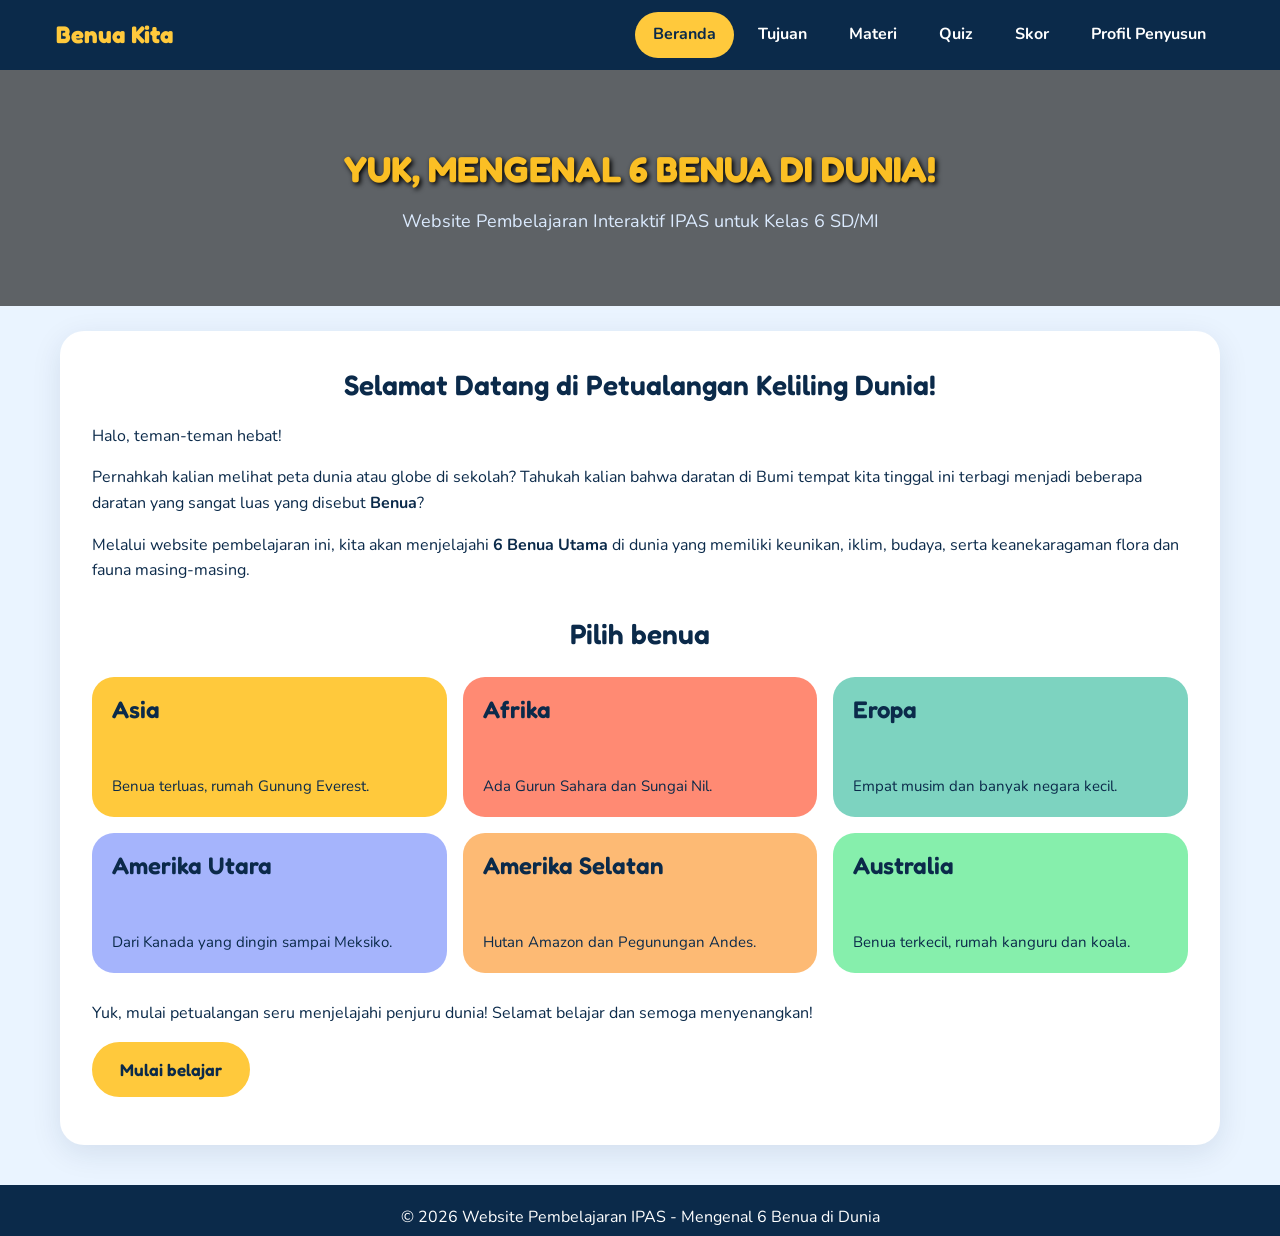
<file: index.html>
<!DOCTYPE html>
<html lang="id">
<head>
    <meta charset="UTF-8">
    <meta http-equiv="refresh" content="0; url=beranda.html">
    <meta name="viewport" content="width=device-width, initial-scale=1.0">
    <title>Website Pembelajaran 6 Benua</title>
</head>
<body>
    <p>
        Mengalihkan ke halaman beranda...
        <a href="beranda.html">Klik di sini jika tidak dialihkan.</a>
    </p>
</body>
</html>
</file>
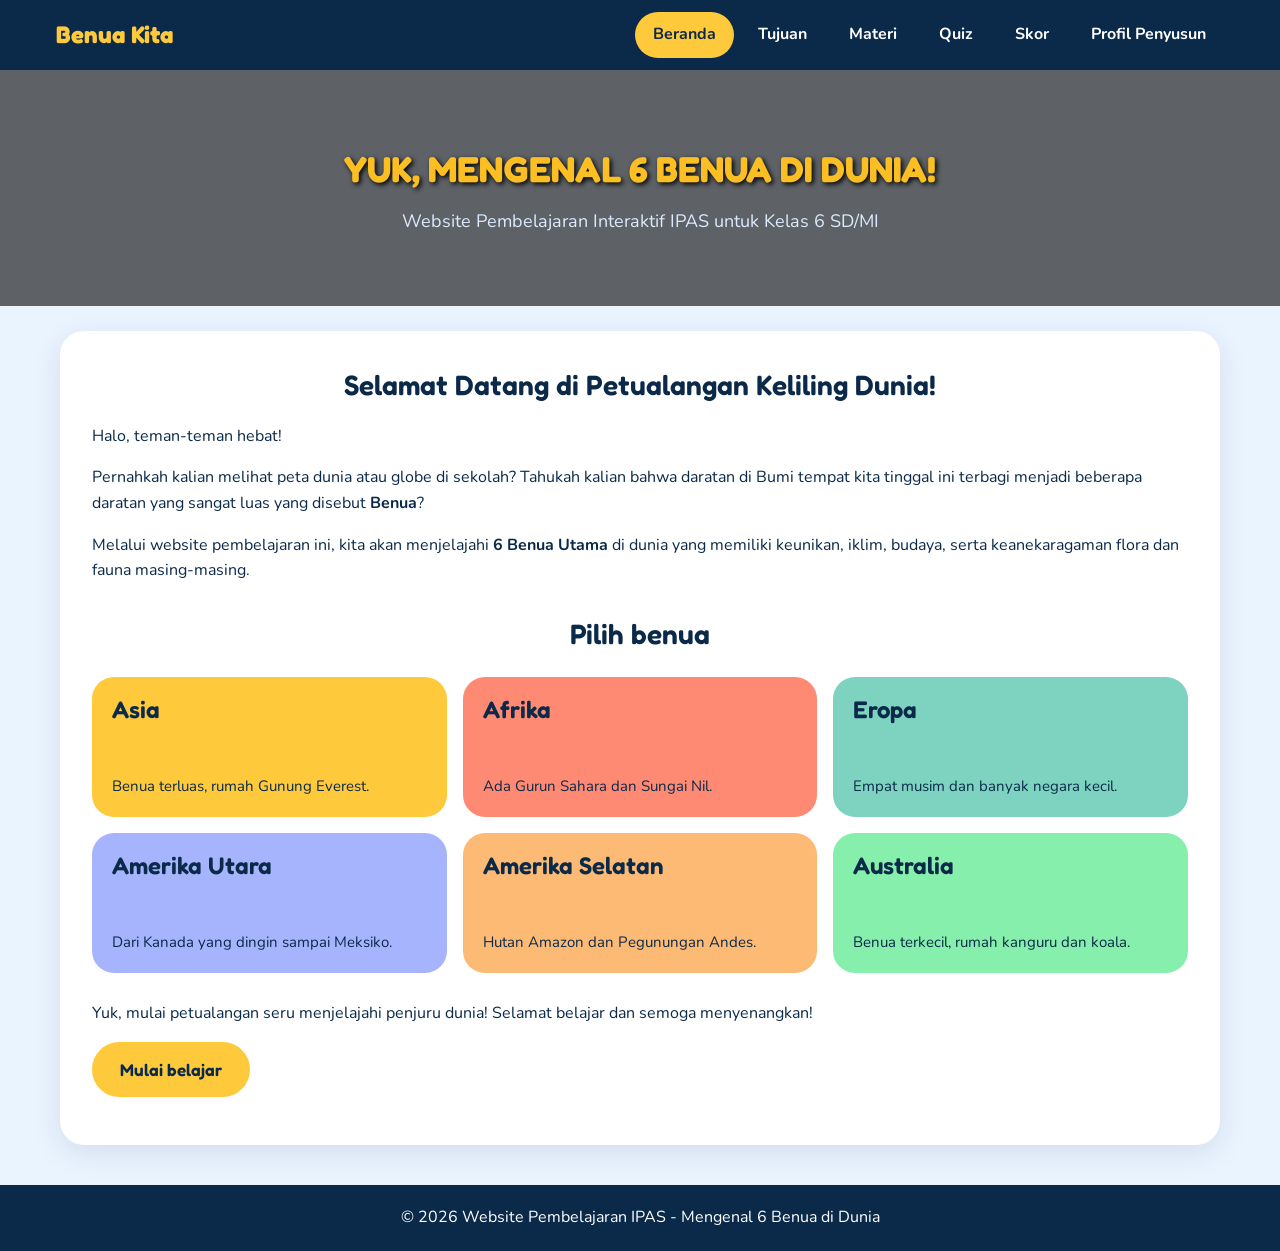
<file: beranda.html>
<!DOCTYPE html>
<html lang="id">

<head>
  <meta charset="UTF-8">
  <meta name="viewport" content="width=device-width, initial-scale=1">
  <title>Beranda - Mengenal 6 Benua di Dunia</title>
  <link rel="preconnect" href="https://fonts.googleapis.com">
  <link rel="preconnect" href="https://fonts.gstatic.com" crossorigin>
  <link
    href="https://fonts.googleapis.com/css2?family=Fredoka:wght@500;600;700&family=Nunito:wght@400;600;700;800&display=swap"
    rel="stylesheet">
  <link rel="stylesheet" href="css/style.css">
</head>

<body>

  <nav>
    <div class="nav-bar">
      <a class="brand" href="beranda.html">Benua Kita</a>
      <button class="menu-toggle" type="button" aria-expanded="false" aria-controls="menu">Menu</button>
    </div>
    <ul id="menu">
      <li><a href="beranda.html" class="active">Beranda</a></li>
      <li><a href="tujuan.html">Tujuan</a></li>
      <li><a href="materi.html">Materi</a></li>
      <li><a href="quiz.html">Quiz</a></li>
      <li><a href="skor.html">Skor</a></li>
      <li><a href="profil_penyusun.html">Profil Penyusun</a></li>
    </ul>
  </nav>

  <header class="hero-foto">
    <h1>YUK, MENGENAL 6 BENUA DI DUNIA!</h1>
    <p>Website Pembelajaran Interaktif IPAS untuk Kelas 6 SD/MI</p>
  </header>


  <article>
    <h2>Selamat Datang di Petualangan Keliling Dunia!</h2>

    <p>Halo, teman-teman hebat! </p>

    <p>
      Pernahkah kalian melihat peta dunia atau globe di sekolah?
      Tahukah kalian bahwa daratan di Bumi tempat kita tinggal ini terbagi
      menjadi beberapa daratan yang sangat luas yang disebut <b>Benua</b>?
    </p>

    <p>
      Melalui website pembelajaran ini, kita akan menjelajahi <b>6 Benua Utama</b>
      di dunia yang memiliki keunikan, iklim, budaya, serta keanekaragaman flora dan fauna masing-masing.
    </p>

    <h2>Pilih benua</h2>
    <div class="benua-grid">
      <a class="kartu-benua k-asia" href="materi.html#asia"><b>Asia</b><span>Benua terluas, rumah Gunung
          Everest.</span></a>
      <a class="kartu-benua k-afrika" href="materi.html#afrika"><b>Afrika</b><span>Ada Gurun Sahara dan Sungai
          Nil.</span></a>
      <a class="kartu-benua k-eropa" href="materi.html#eropa"><b>Eropa</b><span>Empat musim dan banyak negara
          kecil.</span></a>
      <a class="kartu-benua k-amut" href="materi.html#amerika-utara"><b>Amerika Utara</b><span>Dari Kanada yang dingin
          sampai Meksiko.</span></a>
      <a class="kartu-benua k-amsel" href="materi.html#amerika-selatan"><b>Amerika Selatan</b><span>Hutan Amazon dan
          Pegunungan Andes.</span></a>
      <a class="kartu-benua k-aus" href="materi.html#australia"><b>Australia</b><span>Benua terkecil, rumah kanguru dan
          koala.</span></a>
    </div>

    <div id="skor-terbaik" class="skor-terbaik sembunyi"></div>

    <p>
      Yuk, mulai petualangan seru menjelajahi penjuru dunia!
      Selamat belajar dan semoga menyenangkan! </p>

    <p>
      <a class="btn" href="tujuan.html">Mulai belajar</a>
    </p>
  </article>

  <footer>
    <p>© 2026 Website Pembelajaran IPAS - Mengenal 6 Benua di Dunia</p>
  </footer>

  <script src="js/main.js"></script>
</body>

</html>
</file>
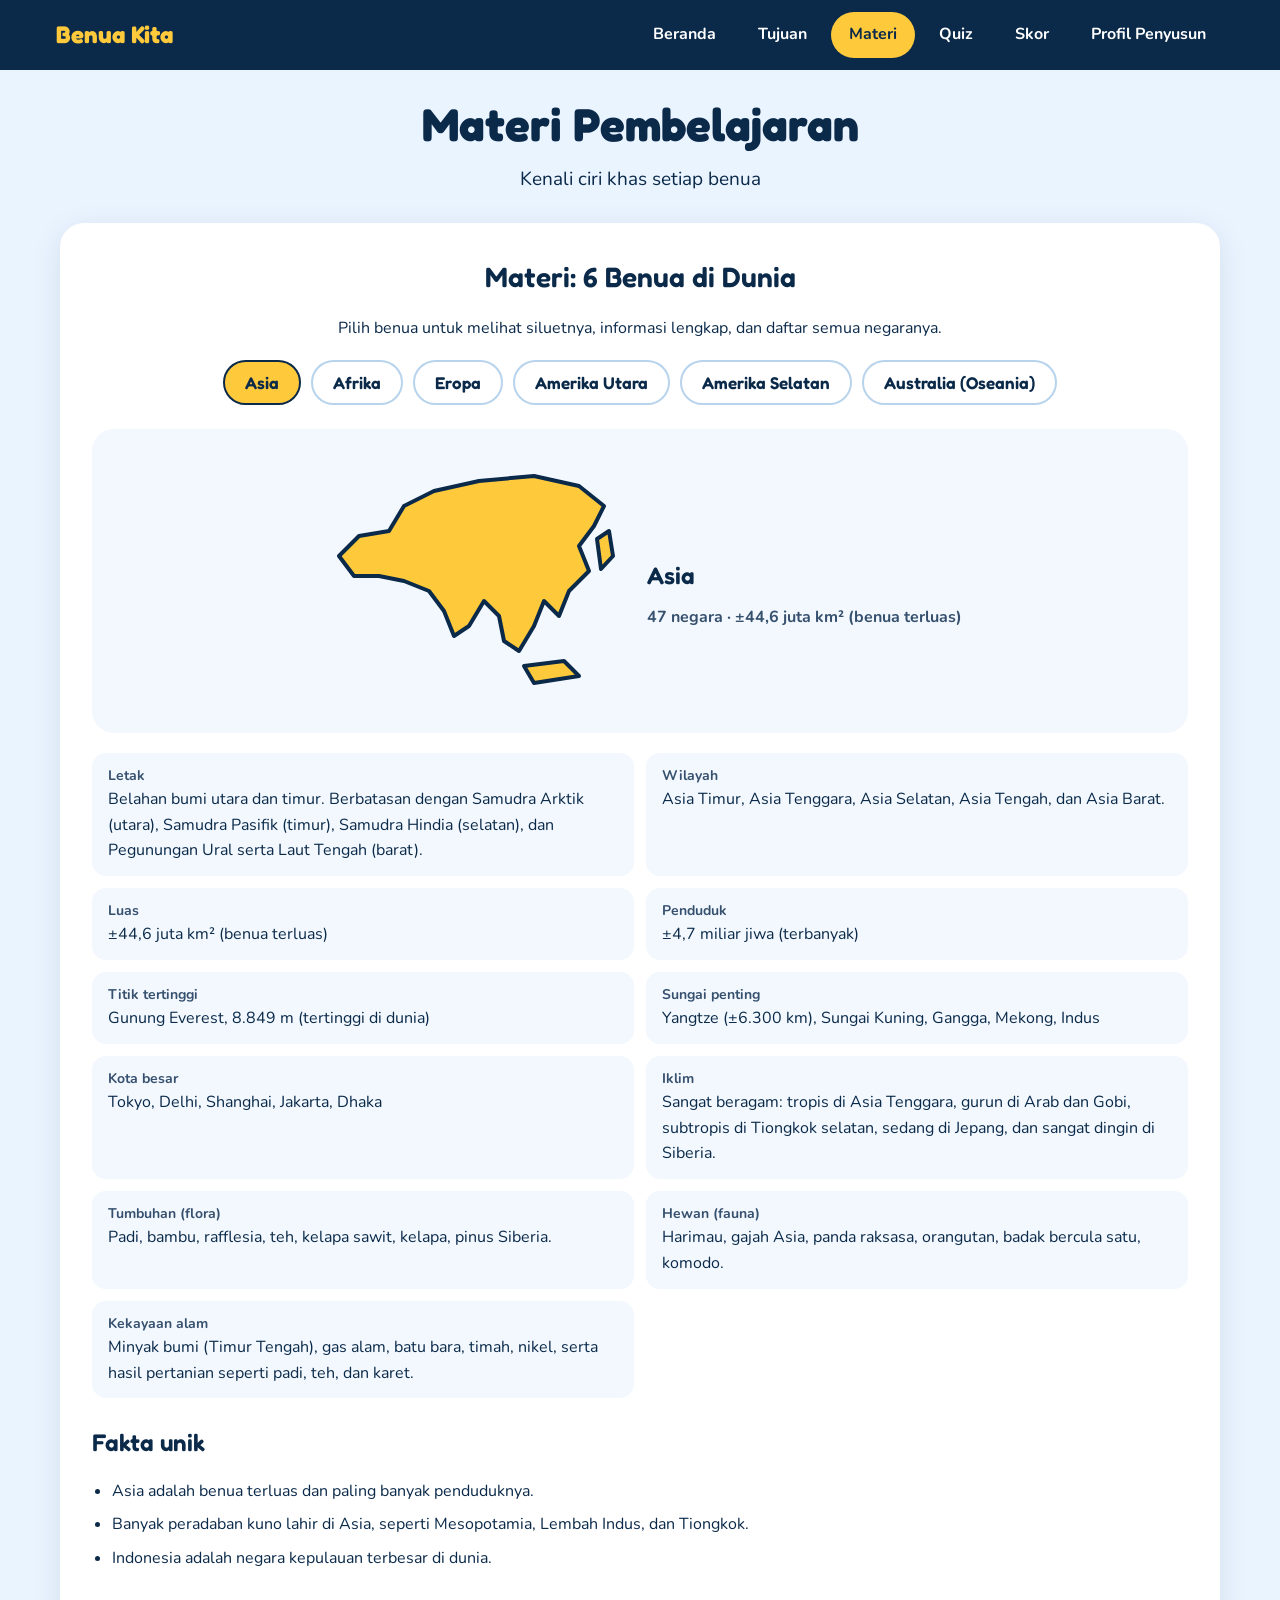
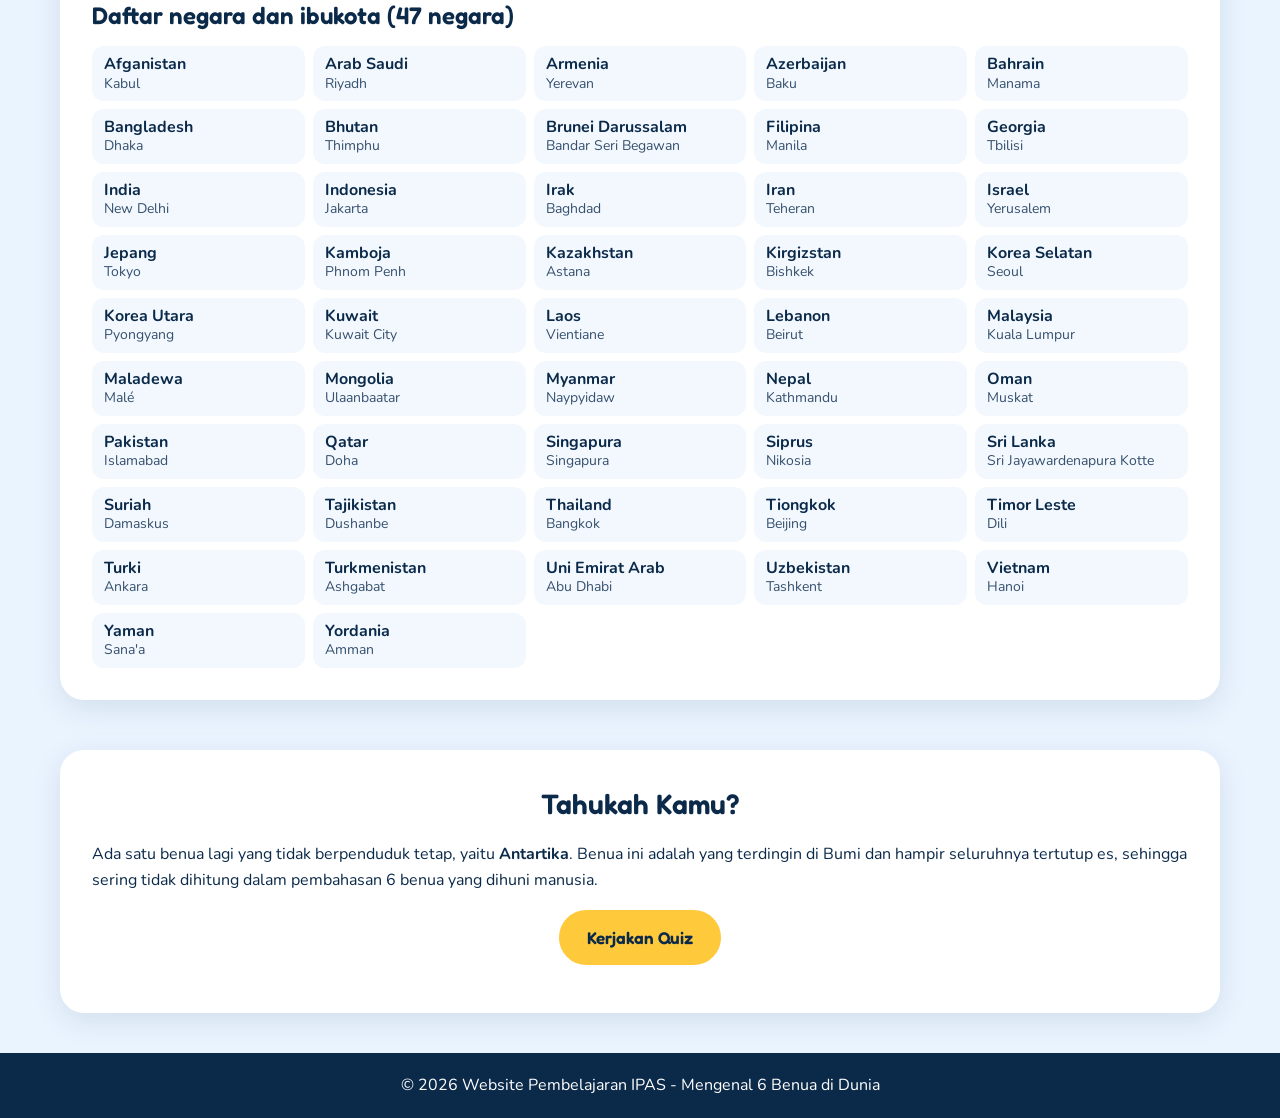
<file: materi.html>
<!DOCTYPE html>
<html lang="id">

<head>
  <meta charset="UTF-8">
  <meta name="viewport" content="width=device-width, initial-scale=1">
  <title>Materi - Mengenal 6 Benua di Dunia</title>
  <link rel="preconnect" href="https://fonts.googleapis.com">
  <link rel="preconnect" href="https://fonts.gstatic.com" crossorigin>
  <link
    href="https://fonts.googleapis.com/css2?family=Fredoka:wght@500;600;700&family=Nunito:wght@400;600;700;800&display=swap"
    rel="stylesheet">
  <link rel="stylesheet" href="css/style.css">
</head>

<body>

  <nav>
    <div class="nav-bar">
      <a class="brand" href="beranda.html">Benua Kita</a>
      <button class="menu-toggle" type="button" aria-expanded="false" aria-controls="menu">Menu</button>
    </div>
    <ul id="menu">
      <li><a href="beranda.html">Beranda</a></li>
      <li><a href="tujuan.html">Tujuan</a></li>
      <li><a href="materi.html" class="active">Materi</a></li>
      <li><a href="quiz.html">Quiz</a></li>
      <li><a href="skor.html">Skor</a></li>
      <li><a href="profil_penyusun.html">Profil Penyusun</a></li>
    </ul>
  </nav>

  <header class="hero kecil">
    <div class="hero-teks">
      <h1>Materi Pembelajaran</h1>
      <p>Kenali ciri khas setiap benua</p>
    </div>
  </header>

  <article>
    <h2>Materi: 6 Benua di Dunia</h2>
    <p class="tengah">Pilih benua untuk melihat siluetnya, informasi lengkap, dan daftar semua negaranya.</p>
    <div class="tab-benua" id="tab-benua" role="tablist" aria-label="Pilih benua"></div>
    <div id="panel" aria-live="polite"></div>
  </article>

  <article>
    <h2>Tahukah Kamu?</h2>
    <p>
      Ada satu benua lagi yang tidak berpenduduk tetap, yaitu <b>Antartika</b>.
      Benua ini adalah yang terdingin di Bumi dan hampir seluruhnya tertutup es,
      sehingga sering tidak dihitung dalam pembahasan 6 benua yang dihuni manusia.
    </p>
    <p class="tengah"><a class="btn" href="quiz.html">Kerjakan Quiz</a></p>
  </article>

  <footer>
    <p>© 2026 Website Pembelajaran IPAS - Mengenal 6 Benua di Dunia</p>
  </footer>

  <script src="js/main.js"></script>
  <script src="js/data.js"></script>
  <script src="js/materi.js"></script>
</body>

</html>
</file>
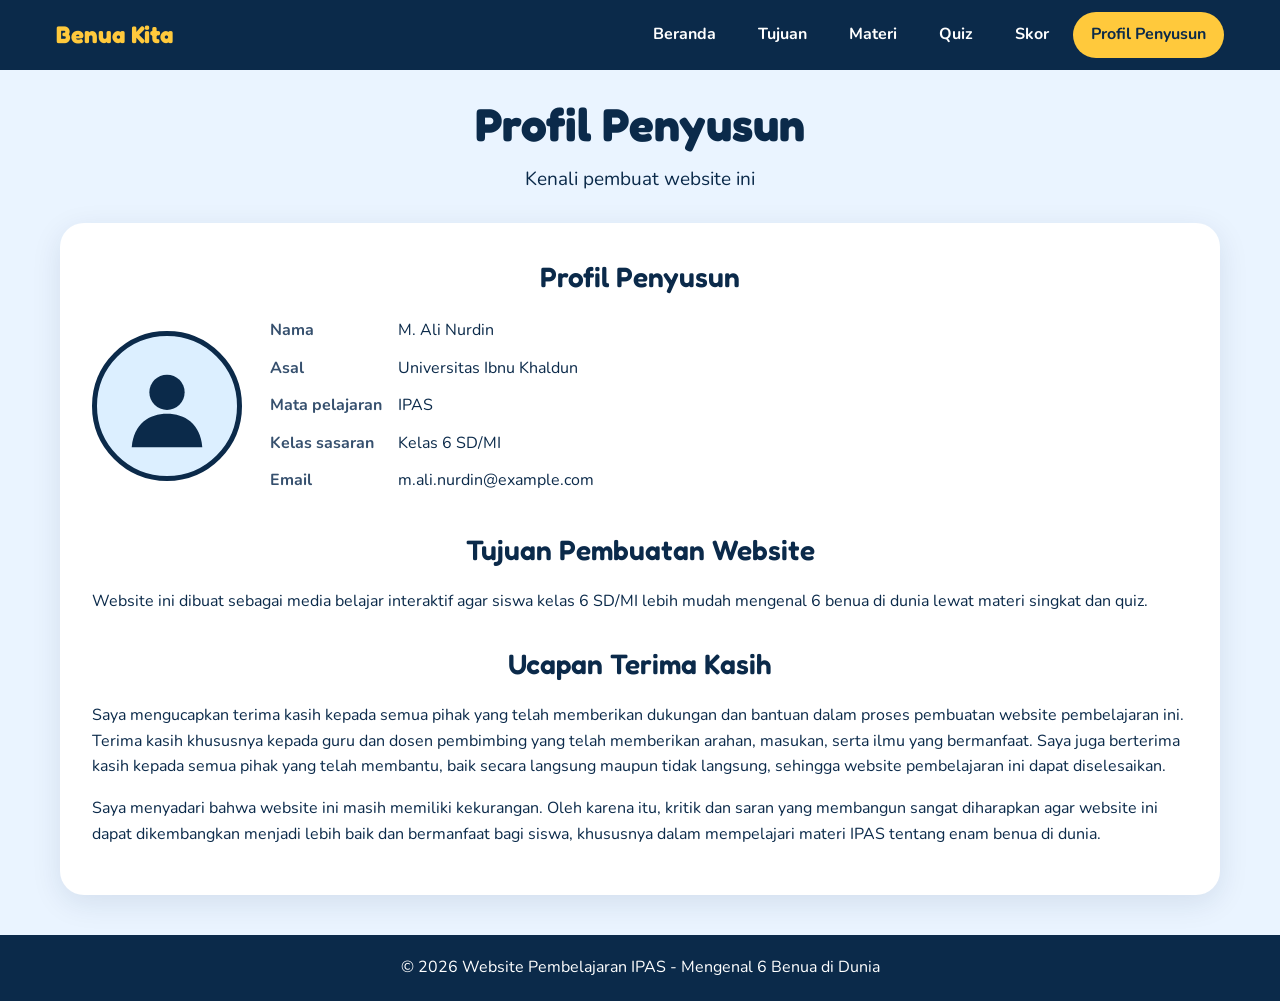
<file: profil_penyusun.html>
<!DOCTYPE html>
<html lang="id">

<head>
  <meta charset="UTF-8">
  <meta name="viewport" content="width=device-width, initial-scale=1">
  <title>Profil Penyusun - Mengenal 6 Benua di Dunia</title>
  <link rel="preconnect" href="https://fonts.googleapis.com">
  <link rel="preconnect" href="https://fonts.gstatic.com" crossorigin>
  <link
    href="https://fonts.googleapis.com/css2?family=Fredoka:wght@500;600;700&family=Nunito:wght@400;600;700;800&display=swap"
    rel="stylesheet">
  <link rel="stylesheet" href="css/style.css">
</head>

<body>

  <nav>
    <div class="nav-bar">
      <a class="brand" href="beranda.html">Benua Kita</a>
      <button class="menu-toggle" type="button" aria-expanded="false" aria-controls="menu">Menu</button>
    </div>
    <ul id="menu">
      <li><a href="beranda.html">Beranda</a></li>
      <li><a href="tujuan.html">Tujuan</a></li>
      <li><a href="materi.html">Materi</a></li>
      <li><a href="quiz.html">Quiz</a></li>
      <li><a href="skor.html">Skor</a></li>
      <li><a href="profil_penyusun.html" class="active">Profil Penyusun</a></li>
    </ul>
  </nav>

  <header class="hero kecil">
    <div class="hero-teks">
      <h1>Profil Penyusun</h1>
      <p>Kenali pembuat website ini</p>
    </div>
  </header>

  <article>
    <h2>Profil Penyusun</h2>
    <div class="profil">
      <div class="foto">
        <!-- Ganti dengan foto: <img src="img/foto.jpg" alt="Foto penyusun"> -->
        <svg role="img" aria-label="Foto belum dipasang" viewBox="0 0 100 100">
          <circle cx="50" cy="36" r="18" fill="#0B2A4A" />
          <path d="M14 92c2-24 18-34 36-34s34 10 36 34z" fill="#0B2A4A" />
        </svg>
      </div>
      <table>
        <tr>
          <th>Nama</th>
          <td>M. Ali Nurdin</td>
        </tr>
        <tr>
          <th>Asal</th>
          <td>Universitas Ibnu Khaldun</td>
        </tr>
        <tr>
          <th>Mata pelajaran</th>
          <td>IPAS</td>
        </tr>
        <tr>
          <th>Kelas sasaran</th>
          <td>Kelas 6 SD/MI</td>
        </tr>
        <tr>
          <th>Email</th>
          <td>m.ali.nurdin@example.com</td>
        </tr>
      </table>
    </div>

    <h2>Tujuan Pembuatan Website</h2>
    <p>
      Website ini dibuat sebagai media belajar interaktif agar siswa kelas 6 SD/MI
      lebih mudah mengenal 6 benua di dunia lewat materi singkat dan quiz.
    </p>

    <h2>Ucapan Terima Kasih</h2>
    <p>
      Saya mengucapkan terima kasih kepada semua pihak yang telah memberikan dukungan dan bantuan dalam proses pembuatan
      website pembelajaran ini. Terima kasih khususnya kepada guru dan dosen pembimbing yang telah memberikan arahan,
      masukan, serta ilmu yang bermanfaat. Saya juga berterima kasih kepada semua pihak yang telah membantu, baik secara
      langsung maupun tidak langsung, sehingga website pembelajaran ini dapat diselesaikan.
    </p>

    <p>
      Saya menyadari bahwa website ini masih memiliki kekurangan. Oleh karena itu, kritik dan saran yang membangun
      sangat diharapkan agar website ini dapat dikembangkan menjadi lebih baik dan bermanfaat bagi siswa, khususnya
      dalam mempelajari materi IPAS tentang enam benua di dunia.
    </p>
  </article>

  <footer>
    <p>© 2026 Website Pembelajaran IPAS - Mengenal 6 Benua di Dunia</p>
  </footer>

  <script src="js/main.js"></script>
</body>

</html>
</file>
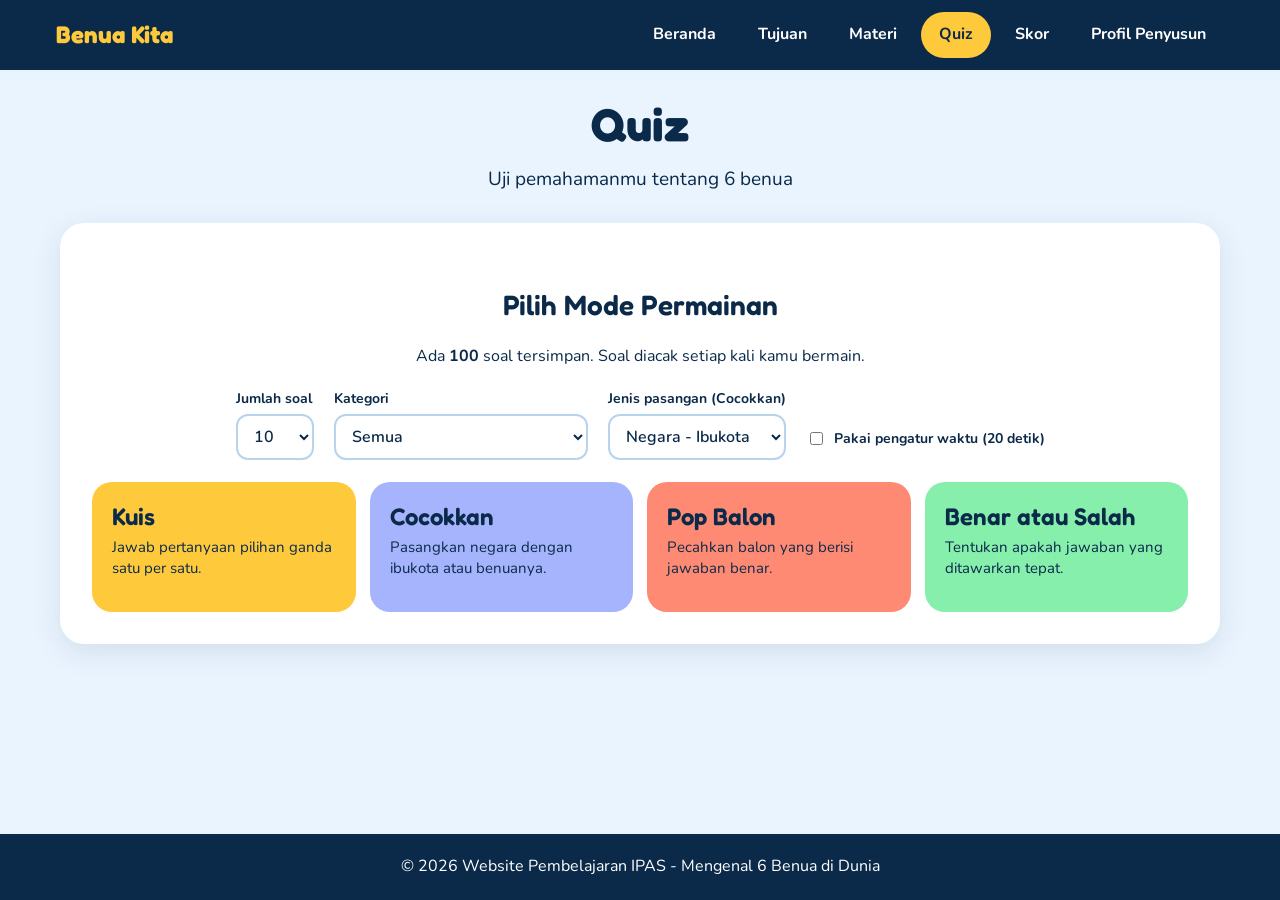
<file: quiz.html>
<!DOCTYPE html>
<html lang="id">

<head>
  <meta charset="UTF-8">
  <meta name="viewport" content="width=device-width, initial-scale=1">
  <title>Quiz - Mengenal 6 Benua di Dunia</title>
  <link rel="preconnect" href="https://fonts.googleapis.com">
  <link rel="preconnect" href="https://fonts.gstatic.com" crossorigin>
  <link
    href="https://fonts.googleapis.com/css2?family=Fredoka:wght@500;600;700&family=Nunito:wght@400;600;700;800&display=swap"
    rel="stylesheet">
  <link rel="stylesheet" href="css/style.css">
</head>

<body>

  <nav>
    <div class="nav-bar">
      <a class="brand" href="beranda.html">Benua Kita</a>
      <button class="menu-toggle" type="button" aria-expanded="false" aria-controls="menu">Menu</button>
    </div>
    <ul id="menu">
      <li><a href="beranda.html">Beranda</a></li>
      <li><a href="tujuan.html">Tujuan</a></li>
      <li><a href="materi.html">Materi</a></li>
      <li><a href="quiz.html" class="active">Quiz</a></li>
      <li><a href="skor.html">Skor</a></li>
      <li><a href="profil_penyusun.html">Profil Penyusun</a></li>
    </ul>
  </nav>

  <header class="hero kecil">
    <div class="hero-teks">
      <h1>Quiz</h1>
      <p>Uji pemahamanmu tentang 6 benua</p>
    </div>
  </header>

  <article>
    <section id="menu-quiz">
      <h2>Pilih Mode Permainan</h2>
      <p class="tengah">Ada <b id="jumlah-soal">100</b> soal tersimpan. Soal diacak setiap kali kamu bermain.</p>
      <div id="skor-terbaik" class="skor-terbaik sembunyi"></div>
      <div class="setelan">
        <label>Jumlah soal
          <select id="set-jumlah">
            <option value="10" selected>10</option>
            <option value="20">20</option>
            <option value="30">30</option>
            <option value="50">50</option>
            <option value="100">100</option>
          </select>
        </label>
        <label>Kategori
          <select id="set-kat">
            <option value="semua">Semua</option>
            <option value="negara">Negara dan benua</option>
            <option value="ibukota">Ibukota</option>
            <option value="tempat">Hewan dan tempat terkenal</option>
            <option value="umum">Pengetahuan umum</option>
          </select>
        </label>
        <label>Jenis pasangan (Cocokkan)
          <select id="set-pasang">
            <option value="ibukota">Negara - Ibukota</option>
            <option value="benua">Negara - Benua</option>
          </select>
        </label>
        <label class="centang"><input type="checkbox" id="set-waktu"> Pakai pengatur waktu (20 detik)</label>
      </div>
      <div class="mode-grid">
        <button type="button" class="kartu-mode m-kuis" data-mode="kuis"><b>Kuis</b><span>Jawab pertanyaan pilihan ganda
            satu per satu.</span></button>
        <button type="button" class="kartu-mode m-cocok" data-mode="cocok"><b>Cocokkan</b><span>Pasangkan negara dengan
            ibukota atau benuanya.</span></button>
        <button type="button" class="kartu-mode m-balon" data-mode="balon"><b>Pop Balon</b><span>Pecahkan balon yang
            berisi jawaban benar.</span></button>
        <button type="button" class="kartu-mode m-tf" data-mode="tf"><b>Benar atau Salah</b><span>Tentukan apakah
            jawaban yang ditawarkan tepat.</span></button>
      </div>
    </section>

    <section id="soal" class="sembunyi">
      <div class="atas-soal">
        <span class="info-soal" id="info-soal"></span>
        <span class="info-soal" id="skor-jalan"></span>
        <span class="info-soal waktu sembunyi" id="waktu"></span>
        <button type="button" class="btn abu kecil ke-menu">Ganti Mode</button>
      </div>
      <div class="progres">
        <div id="bar"></div>
      </div>
      <h3 id="pertanyaan"></h3>
      <div id="area" class="area"></div>
      <div id="umpanbalik" class="sembunyi" role="status"></div>
      <button type="button" class="btn sembunyi" id="btn-lanjut">Soal Berikutnya</button>
    </section>


    <section id="cocok" class="sembunyi">
      <div class="atas-soal">
        <span class="info-soal" id="info-cocok"></span>
        <button type="button" class="btn abu kecil" id="btn-cocok-ulang">Acak Ulang</button>
        <button type="button" class="btn abu kecil ke-menu">Ganti Mode</button>
      </div>
      <h3 id="judul-cocok" class="tengah"></h3>
      <div class="cocok-grid">
        <div id="kol-kiri" class="kolom"></div>
        <div id="kol-kanan" class="kolom"></div>
      </div>
    </section>

    <section id="hasil" class="hasil sembunyi">
      <h2>Hasil</h2>
      <div class="angka" id="angka"></div>
      <p id="pesan"></p>
      <div class="aksi-tengah">
        <button type="button" class="btn" id="btn-ulang">Main Lagi</button>
        <button type="button" class="btn abu ke-menu">Ganti Mode</button>
        <a class="btn abu" href="materi.html">Belajar Lagi</a>
      </div>
      <div class="pembahasan" id="pembahasan-wrap">
        <h2>Pembahasan</h2>
        <div id="pembahasan"></div>
      </div>
    </section>
  </article>

  <footer>
    <p>© 2026 Website Pembelajaran IPAS - Mengenal 6 Benua di Dunia</p>
  </footer>

  <script src="js/main.js"></script>
  <script src="js/data.js"></script>
  <script src="js/soal.js"></script>
  <script src="js/quiz.js"></script>
</body>

</html>
</file>
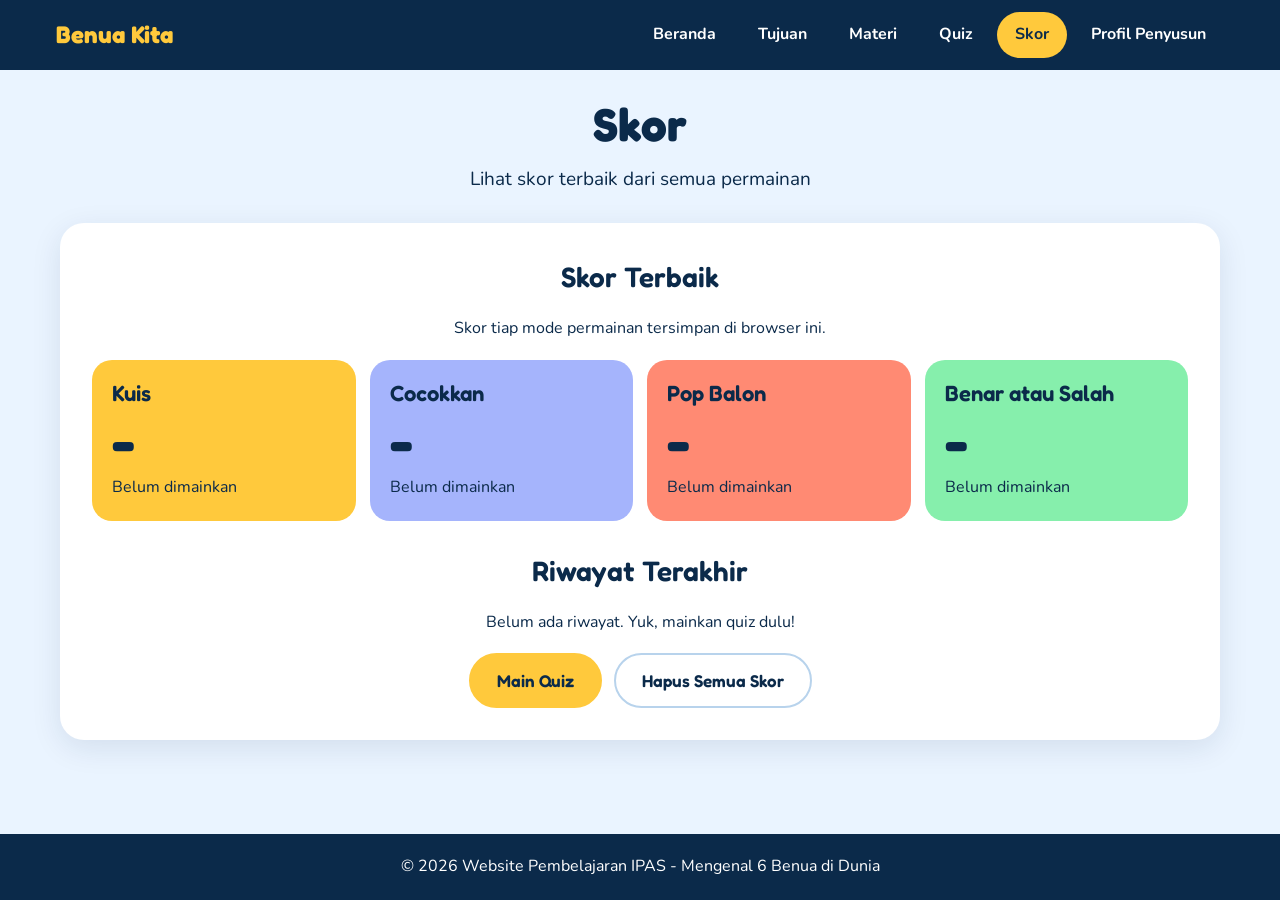
<file: skor.html>
<!DOCTYPE html>
<html lang="id">

<head>
  <meta charset="UTF-8">
  <meta name="viewport" content="width=device-width, initial-scale=1">
  <title>Skor - Mengenal 6 Benua di Dunia</title>
  <link rel="preconnect" href="https://fonts.googleapis.com">
  <link rel="preconnect" href="https://fonts.gstatic.com" crossorigin>
  <link
    href="https://fonts.googleapis.com/css2?family=Fredoka:wght@500;600;700&family=Nunito:wght@400;600;700;800&display=swap"
    rel="stylesheet">
  <link rel="stylesheet" href="css/style.css">
</head>

<body>

  <nav>
    <div class="nav-bar">
      <a class="brand" href="beranda.html">Benua Kita</a>
      <button class="menu-toggle" type="button" aria-expanded="false" aria-controls="menu">Menu</button>
    </div>
    <ul id="menu">
      <li><a href="beranda.html">Beranda</a></li>
      <li><a href="tujuan.html">Tujuan</a></li>
      <li><a href="materi.html">Materi</a></li>
      <li><a href="quiz.html">Quiz</a></li>
      <li><a href="skor.html" class="active">Skor</a></li>
      <li><a href="profil_penyusun.html">Profil Penyusun</a></li>
    </ul>
  </nav>

  <header class="hero kecil">
    <div class="hero-teks">
      <h1>Skor</h1>
      <p>Lihat skor terbaik dari semua permainan</p>
    </div>
  </header>

  <article>
    <h2>Skor Terbaik</h2>
    <p class="tengah">Skor tiap mode permainan tersimpan di browser ini.</p>
    <div id="skor-tabel" class="skor-grid"></div>

    <h2>Riwayat Terakhir</h2>
    <div id="skor-riwayat"></div>

    <div class="aksi-tengah">
      <a class="btn" href="quiz.html">Main Quiz</a>
      <button type="button" class="btn abu" id="btn-hapus">Hapus Semua Skor</button>
    </div>
  </article>

  <footer>
    <p>© 2026 Website Pembelajaran IPAS - Mengenal 6 Benua di Dunia</p>
  </footer>

  <script src="js/main.js"></script>
  <script src="js/skor.js"></script>
</body>

</html>
</file>
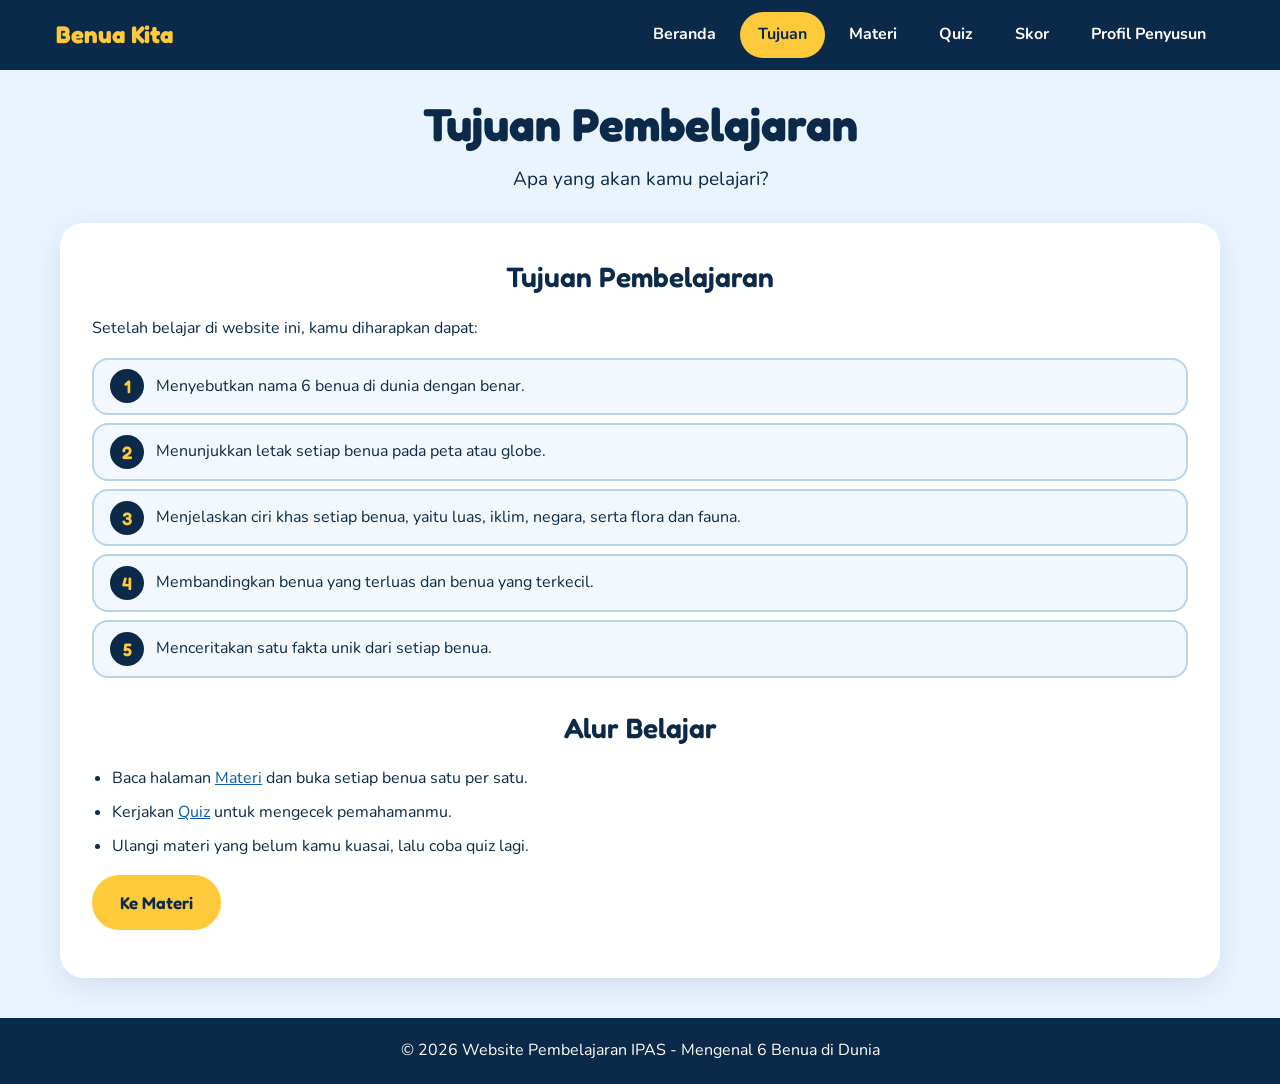
<file: tujuan.html>
<!DOCTYPE html>
<html lang="id">

<head>
  <meta charset="UTF-8">
  <meta name="viewport" content="width=device-width, initial-scale=1">
  <title>Tujuan Pembelajaran - Mengenal 6 Benua di Dunia</title>
  <link rel="preconnect" href="https://fonts.googleapis.com">
  <link rel="preconnect" href="https://fonts.gstatic.com" crossorigin>
  <link
    href="https://fonts.googleapis.com/css2?family=Fredoka:wght@500;600;700&family=Nunito:wght@400;600;700;800&display=swap"
    rel="stylesheet">
  <link rel="stylesheet" href="css/style.css">
</head>

<body>

  <nav>
    <div class="nav-bar">
      <a class="brand" href="beranda.html">Benua Kita</a>
      <button class="menu-toggle" type="button" aria-expanded="false" aria-controls="menu">Menu</button>
    </div>
    <ul id="menu">
      <li><a href="beranda.html">Beranda</a></li>
      <li><a href="tujuan.html" class="active">Tujuan</a></li>
      <li><a href="materi.html">Materi</a></li>
      <li><a href="quiz.html">Quiz</a></li>
      <li><a href="skor.html">Skor</a></li>
      <li><a href="profil_penyusun.html">Profil Penyusun</a></li>
    </ul>
  </nav>

  <header class="hero kecil">
    <div class="hero-teks">
      <h1>Tujuan Pembelajaran</h1>
      <p>Apa yang akan kamu pelajari?</p>
    </div>
  </header>

  <article>
    <h2>Tujuan Pembelajaran</h2>
    <p>Setelah belajar di website ini, kamu diharapkan dapat:</p>
    <ul class="tujuan-list">
      <li>Menyebutkan nama 6 benua di dunia dengan benar.</li>
      <li>Menunjukkan letak setiap benua pada peta atau globe.</li>
      <li>Menjelaskan ciri khas setiap benua, yaitu luas, iklim, negara, serta flora dan fauna.</li>
      <li>Membandingkan benua yang terluas dan benua yang terkecil.</li>
      <li>Menceritakan satu fakta unik dari setiap benua.</li>
    </ul>

    <h2>Alur Belajar</h2>
    <ul>
      <li>Baca halaman <a href="materi.html">Materi</a> dan buka setiap benua satu per satu.</li>
      <li>Kerjakan <a href="quiz.html">Quiz</a> untuk mengecek pemahamanmu.</li>
      <li>Ulangi materi yang belum kamu kuasai, lalu coba quiz lagi.</li>
    </ul>

    <p><a class="btn" href="materi.html">Ke Materi</a></p>
  </article>

  <footer>
    <p>© 2026 Website Pembelajaran IPAS - Mengenal 6 Benua di Dunia</p>
  </footer>

  <script src="js/main.js"></script>
</body>

</html>
</file>
<file: css/style.css>
:root {
    --navy: #0B2A4A;
    --kuning: #FFC93C;
    --sky: #DCEFFF;
    --garis: #B8D3EC;
    --teal: #0F766E;
    --teks-lembut: #36506e;
    --asia: #FFC93C;
    --afrika: #FF8A73;
    --eropa: #7DD3C0;
    --amut: #A5B4FC;
    --amsel: #FDBA74;
    --aus: #86EFAC;
}

* {
    box-sizing: border-box;
}

body {
    margin: 0;
    font-family: 'Nunito', 'Segoe UI', Arial, sans-serif;
    color: var(--navy);
    background: #EAF4FF;
    line-height: 1.6;
    min-height: 100vh;
    display: flex;
    flex-direction: column;
}

h1,
h2,
h3,
summary,
.brand,
.btn {
    font-family: 'Fredoka', 'Segoe UI', Arial, sans-serif;
}

/* Navbar */
nav {
    background: var(--navy);
    position: sticky;
    top: 0;
    z-index: 100;
    display: flex;
    align-items: center;
    justify-content: space-between;
    flex-wrap: wrap;
    padding: 12px 56px;
}

.nav-bar {
    display: flex;
    align-items: center;
    justify-content: space-between;
}

.brand {
    color: var(--kuning);
    font-weight: 700;
    font-size: 24px;
    text-decoration: none;
}

.menu-toggle {
    display: none;
    background: transparent;
    color: #fff;
    border: 2px solid #fff;
    border-radius: 99px;
    padding: 8px 18px;
    font: 700 15px 'Nunito', sans-serif;
    cursor: pointer;
}

nav ul {
    display: flex;
    gap: 6px;
    list-style: none;
    margin: 0;
    padding: 0;
}

nav li {
    margin: 0;
}

nav ul a {
    display: block;
    color: #fff;
    padding: 10px 18px;
    border-radius: 99px;
    text-decoration: none;
    font-weight: 700;
}

nav ul a:hover {
    background: #1c4670;
}

nav ul a.active {
    background: var(--kuning);
    color: var(--navy);
}

a:focus-visible,
button:focus-visible,
summary:focus-visible {
    outline: 3px solid var(--kuning);
    outline-offset: 2px;
}

nav a:focus-visible,
nav button:focus-visible {
    outline-color: #fff;
}

/* Hero */
.hero {
    display: flex;
    align-items:
        center;
    justify-content:
        space-between;
    gap: 40px;
    max-width: 1200px;
    margin: 0 auto;
    padding: 64px 56px 40px;

}

.hero.kecil {
    padding: 30px 56px 4px;
}

.hero-teks {
    max-width: 600px;
}

.label {
    margin: 0 0 12px;
    font-weight: 700;
    color: var(--teal);
}

.hero h1 {
    margin: 0 0 16px;
    font-weight: 700;
    font-size: clamp(32px, 6vw, 64px);
    line-height: 1.05;
}

.hero.kecil h1 {
    font-size: clamp(30px, 5vw, 46px);
}

.hero p {
    margin: 0 0 24px;
    font-size: 19px;
}

.hero.kecil p {
    margin-bottom: 0;
}

.aksi {
    display: flex;
    gap: 12px;
    flex-wrap: wrap;
}

.globe {
    width: 100%;
    max-width: 380px;
    height: auto;
    flex-shrink: 0;
}

.btn {
    display: inline-block;
    background: var(--kuning);
    color: var(--navy);
    border: 2px solid var(--kuning);
    padding: 12px 26px;
    border-radius: 99px;
    font-size: 17px;
    font-weight: 600;
    text-decoration: none;
    cursor: pointer;
}

.btn:hover {
    background: #ffd666;
    border-color: #ffd666;
}

.btn.garis {
    background: transparent;
    border-color: var(--navy);
}

.btn.garis:hover {
    background: #fff;
}

.btn.abu {
    background: #fff;
    border-color: var(--garis);
}

/* Konten */
article {
    background: #fff;
    margin: 25px auto;
    padding: 32px;
    width: calc(100% - 40px);
    max-width: 1160px;
    border-radius: 24px;
    box-shadow: 0 8px 30px rgba(11, 42, 74, 0.10);
}

h2 {
    font-weight: 600;
    font-size: 28px;
    color: var(--navy);
    margin: 28px 0 12px;
}

article>h2:first-child {
    margin-top: 0;
}

ul {
    padding-left: 20px;
}

li {
    margin-bottom: 8px;
}

a {
    color: #0B5CAB;
}

/* Kartu benua (beranda) */
.benua-grid {
    display: grid;
    grid-template-columns: repeat(3, 1fr);
    gap: 16px;
    margin: 20px 0 28px;
}

.kartu-benua {
    display: flex;
    flex-direction: column;
    justify-content: space-between;
    gap: 18px;
    min-height: 140px;
    padding: 20px;
    border-radius: 22px;
    text-decoration: none;
    color: var(--navy);
    transition: transform 0.15s;
}

.kartu-benua:hover {
    transform: translateY(-3px);
}

.kartu-benua b {
    font-family: 'Fredoka', sans-serif;
    font-weight: 600;
    font-size: 24px;
    line-height: 1.1;
}

.kartu-benua span {
    font-size: 15px;
    line-height: 1.4;
}

.k-asia {
    background: var(--asia);
}

.k-afrika {
    background: var(--afrika);
}

.k-eropa {
    background: var(--eropa);
}

.k-amut {
    background: var(--amut);
}

.k-amsel {
    background: var(--amsel);
}

.k-aus {
    background: var(--aus);
}

.skor-terbaik {
    background: #FFF3C4;
    padding: 10px 16px;
    border-radius: 14px;
    margin: 15px 0;
    font-weight: 700;
}

/* Tujuan */
.tujuan-list {
    list-style: none;
    padding: 0;
    counter-reset: t;
}

.tujuan-list li {
    counter-increment: t;
    background: #F2F8FE;
    border: 2px solid var(--garis);
    border-radius: 16px;
    padding: 14px 16px 14px 62px;
    position: relative;
}

.tujuan-list li::before {
    content: counter(t);
    position: absolute;
    left: 16px;
    top: 50%;
    transform: translateY(-50%);
    width: 34px;
    height: 34px;
    border-radius: 50%;
    background: var(--navy);
    color: var(--kuning);
    display: flex;
    align-items: center;
    justify-content: center;
    font: 600 18px 'Fredoka', sans-serif;
}

/* Materi */
details {
    border: 2px solid var(--garis);
    border-left-width: 10px;
    border-radius: 16px;
    margin-bottom: 12px;
    background: #F2F8FE;
    scroll-margin-top: 80px;
}

details[open] {
    background: #fff;
}

#asia {
    border-left-color: var(--asia);
}

#afrika {
    border-left-color: var(--afrika);
}

#eropa {
    border-left-color: var(--eropa);
}

#amerika-utara {
    border-left-color: var(--amut);
}

#amerika-selatan {
    border-left-color: var(--amsel);
}

#australia {
    border-left-color: var(--aus);
}

summary {
    padding: 14px 18px;
    font-weight: 600;
    font-size: 22px;
    cursor: pointer;
}

.isi {
    padding: 0 18px 18px;
}

.isi table {
    width: 100%;
    border-collapse: collapse;
    margin: 8px 0 14px;
}

.isi th {
    text-align: left;
    width: 30%;
    vertical-align: top;
    color: var(--teks-lembut);
    padding: 9px 12px 9px 0;
    border-bottom: 1px solid #DCE9F5;
}

.isi td {
    padding: 9px 0;
    border-bottom: 1px solid #DCE9F5;
}

.fakta {
    background: #E6F4F1;
    border-radius: 14px;
    padding: 12px 16px;
    margin: 0;
}

/* Quiz */
.progres {
    background: #D6E6F5;
    border-radius: 99px;
    height: 12px;
    overflow: hidden;
    margin: 8px 0 24px;
}

.progres div {
    background: var(--teal);
    height: 100%;
    width: 0;
    transition: width 0.3s;
}

.info-soal {
    color: var(--teks-lembut);
    font-weight: 700;
}

#pertanyaan {
    font: 600 28px/1.25 'Fredoka', sans-serif;
    margin: 6px 0 20px;
}

.opsi {
    display: flex;
    justify-content: space-between;
    align-items: center;
    gap: 12px;
    width: 100%;
    text-align: left;
    font: 700 18px 'Nunito', sans-serif;
    background: #F2F8FE;
    border: 2px solid var(--garis);
    border-radius: 16px;
    padding: 15px 20px;
    margin-bottom: 12px;
    cursor: pointer;
    color: var(--navy);
}

.opsi:hover:not(:disabled) {
    border-color: var(--navy);
    background: #fff;
}

.opsi:disabled {
    cursor: default;
}

.opsi.benar {
    background: #DCFCE7;
    border-color: #15803D;
}

.opsi.benar::after {
    content: 'Benar';
    font-size: 15px;
    color: #166534;
}

.opsi.salah {
    background: #FEE2E2;
    border-color: #B91C1C;
}

.opsi.salah::after {
    content: 'Jawabanmu';
    font-size: 15px;
    color: #991B1B;
}

#umpanbalik {
    margin: 8px 0 20px;
    padding: 14px 18px;
    border-radius: 14px;
    background: #E6F4F1;
}

#btn-lanjut {
    display: block;
    margin-left: auto;
    border: 2px solid var(--kuning);
}

.hasil {
    text-align: center;
}

.hasil .angka {
    font: 700 80px/1 'Fredoka', sans-serif;
    color: var(--navy);
    margin: 10px 0;
}

.pembahasan {
    text-align: left;
    margin-top: 28px;
}

.pembahasan .item {
    border-left: 8px solid var(--garis);
    padding: 10px 16px;
    margin-bottom: 10px;
    background: #F2F8FE;
    border-radius: 0 14px 14px 0;
}

.pembahasan .item.ok {
    border-color: #15803D;
}

.pembahasan .item.no {
    border-color: #B91C1C;
}

.sembunyi {
    display: none !important;
}

/* Profil */
.profil {
    display: flex;
    gap: 28px;
    align-items: center;
    flex-wrap: wrap;
}

.foto {
    width: 150px;
    height: 150px;
    border-radius: 50%;
    background: var(--sky);
    border: 5px solid var(--navy);
    display: flex;
    align-items: center;
    justify-content: center;
    flex-shrink: 0;
    overflow: hidden;
}

.foto img {
    width: 100%;
    height: 100%;
    object-fit: cover;
}

.foto svg {
    width: 70%;
    height: 70%;
}

.profil table {
    border-collapse: collapse;
}

.profil th {
    text-align: left;
    padding: 6px 16px 6px 0;
    color: var(--teks-lembut);
    vertical-align: top;
}

.profil td {
    padding: 6px 0;
}

footer {
    background: var(--navy);
    color: #fff;
    text-align: center;
    padding: 20px;
    margin-top: auto;
}

article:last-of-type {
    margin-bottom: 40px;
}

footer p {
    margin: 0;
}

/* Responsif */
@media (max-width: 900px) {
    nav {
        padding: 12px 24px;
    }

    .hero,
    .hero.kecil {
        padding-left: 24px;
        padding-right: 24px;
    }

    .benua-grid {
        grid-template-columns: repeat(2, 1fr);
    }

    .menu-toggle {
        display: block;
    }

    .nav-bar {
        width: 100%;
    }

    nav ul {
        display: none;
        flex-direction: column;
        width: 100%;
        padding: 10px 0 6px;
    }

    nav ul.buka {
        display: flex;
    }

    nav ul a {
        text-align: center;
    }
}

@media (max-width: 700px) {
    .hero {
        flex-direction: column;
        padding-top: 36px;
        text-align: left;
        gap: 24px;
    }

    .globe {
        max-width: 260px;
        align-self: center;
    }

    .hero p {
        font-size: 17px;
    }
}

@media (max-width: 560px) {
    .benua-grid {
        grid-template-columns: 1fr;
    }

    article {
        padding: 22px 18px;
        border-radius: 20px;
    }

    h2 {
        font-size: 24px;
    }

    #pertanyaan {
        font-size: 23px;
    }

    .isi th,
    .isi td {
        display: block;
        width: 100%;
    }

    .isi th {
        border-bottom: 0;
        padding-bottom: 0;
    }

    .hasil .angka {
        font-size: 64px;
    }

    .profil {
        justify-content: center;
        text-align: center;
    }

    .profil th,
    .profil td {
        display: block;
        text-align: center;
        padding: 2px 0;
    }
}

@media (prefers-reduced-motion: reduce) {
    * {
        transition: none !important;
    }
}

/* ===== Judul di tengah ===== */
.hero-teks {
    text-align: center;
}

.hero.kecil {
    justify-content: center;
}

.hero.kecil .hero-teks {
    max-width: 760px;
}

.aksi {
    justify-content: center;
}

h2 {
    text-align: center;
}

.tengah {
    text-align: center;
}

/* ===== Materi ===== */
.tab-benua {
    display: flex;
    flex-wrap: wrap;
    justify-content: center;
    gap: 10px;
    margin: 18px 0 24px;
}

.tab {
    font: 600 17px 'Fredoka', sans-serif;
    padding: 10px 20px;
    border-radius: 99px;
    border: 2px solid var(--garis);
    background: #fff;
    color: var(--navy);
    cursor: pointer;
}

.tab:hover {
    border-color: var(--w);
}

.tab.aktif {
    background: var(--w);
    border-color: var(--navy);
}

.panel-atas {
    display: flex;
    align-items: center;
    justify-content: center;
    gap: 28px;
    flex-wrap: wrap;
    background: #F2F8FE;
    border-radius: 22px;
    padding: 22px;
}

.vektor-svg {
    width: 100%;
    max-width: 300px;
    height: auto;
}

.panel-atas h3 {
    font-size: 34px;
    margin: 0;
}

.ringkas {
    margin: 4px 0 0;
    color: var(--teks-lembut);
    font-weight: 700;
}

#panel h3 {
    font-family: 'Fredoka', sans-serif;
    font-weight: 600;
    font-size: 24px;
    margin: 26px 0 10px;
}

.info-grid {
    display: grid;
    grid-template-columns: repeat(2, 1fr);
    gap: 12px;
    margin-top: 20px;
}

.info-item {
    background: #F2F8FE;
    border-radius: 14px;
    padding: 12px 16px;
}

.info-item b {
    display: block;
    color: var(--teks-lembut);
    font-size: 14px;
}

.negara-grid {
    display: grid;
    grid-template-columns: repeat(auto-fill, minmax(210px, 1fr));
    gap: 8px;
}

.negara {
    background: #F2F8FE;
    border-radius: 12px;
    padding: 8px 12px;
    display: flex;
    flex-direction: column;
    line-height: 1.3;
}

.negara span {
    font-size: 14px;
    color: var(--teks-lembut);
}

/* ===== Quiz ===== */
.setelan {
    display: flex;
    flex-wrap: wrap;
    justify-content: center;
    gap: 14px 20px;
    margin: 18px 0 22px;
}

.setelan label {
    display: flex;
    flex-direction: column;
    font-weight: 700;
    font-size: 14px;
    gap: 4px;
}

.setelan select {
    font: 600 16px 'Nunito', sans-serif;
    padding: 9px 12px;
    border-radius: 12px;
    border: 2px solid var(--garis);
    background: #fff;
    color: var(--navy);
}

.setelan .centang {
    flex-direction: row;
    align-items: center;
    gap: 8px;
    align-self: flex-end;
    padding-bottom: 10px;
}

.mode-grid {
    display: grid;
    grid-template-columns: repeat(auto-fit, minmax(210px, 1fr));
    gap: 14px;
}

.kartu-mode {
    display: flex;
    flex-direction: column;
    gap: 6px;
    text-align: left;
    border: 0;
    border-radius: 20px;
    padding: 20px;
    min-height: 130px;
    color: var(--navy);
    cursor: pointer;
    font-family: 'Nunito', sans-serif;
    transition: transform .15s;
}

.kartu-mode:hover {
    transform: translateY(-3px);
}

.kartu-mode b {
    font: 600 24px 'Fredoka', sans-serif;
}

.kartu-mode span {
    font-size: 15px;
    line-height: 1.4;
}

.m-kuis {
    background: var(--asia);
}

.m-kartu {
    background: var(--eropa);
}

.m-cocok {
    background: var(--amut);
}

.m-balon {
    background: var(--afrika);
}

.m-tf {
    background: var(--aus);
}

.atas-soal {
    display: flex;
    flex-wrap: wrap;
    align-items: center;
    gap: 10px 18px;
}

.atas-soal .btn.kecil {
    margin-left: auto;
    padding: 6px 16px;
    font-size: 15px;
}

.atas-soal .btn.kecil+.btn.kecil {
    margin-left: 0;
}

.waktu {
    background: #FFF3C4;
    padding: 2px 12px;
    border-radius: 99px;
}

.usul {
    font-size: 20px;
    text-align: center;
    background: #F2F8FE;
    border-radius: 16px;
    padding: 14px;
    margin: 0 0 14px;
}

.area-tf {
    display: grid;
    grid-template-columns: 1fr 1fr;
    gap: 12px;
}

.area-tf .usul {
    grid-column: 1 / -1;
}

.area-tf .opsi {
    justify-content: center;
}

.area-tf .opsi.benar::after,
.area-tf .opsi.salah::after {
    content: none;
}

.area-balon {
    display: flex;
    flex-wrap: wrap;
    justify-content: center;
    gap: 22px;
    padding: 18px 0 34px;
}

.balon {
    width: 160px;
    min-height: 180px;
    border: 3px solid var(--navy);
    border-radius: 50% 50% 48% 48%;
    padding: 20px 14px;
    font: 700 17px 'Nunito', sans-serif;
    color: var(--navy);
    cursor: pointer;
    position: relative;
    animation: melayang 2.6s ease-in-out infinite alternate;
}

.balon::after {
    content: '';
    position: absolute;
    left: 50%;
    bottom: -30px;
    width: 2px;
    height: 28px;
    background: var(--navy);
}

.balon:nth-child(1) {
    background: var(--asia);
}

.balon:nth-child(2) {
    background: var(--eropa);
    animation-delay: -.7s;
}

.balon:nth-child(3) {
    background: var(--afrika);
    animation-delay: -1.4s;
}

.balon:nth-child(4) {
    background: var(--amut);
    animation-delay: -2s;
}

.balon:disabled {
    animation: none;
    cursor: default;
    opacity: .55;
}

.balon.benar {
    opacity: 1;
    background: #86EFAC;
    border-color: #15803D;
}

.balon.salah {
    background: #FCA5A5;
    border-color: #B91C1C;
}

.balon.benar::after,
.balon.salah::after {
    content: '';
}

@keyframes melayang {
    from {
        transform: translateY(0);
    }

    to {
        transform: translateY(-14px);
    }
}

.kartu-flip {
    display: block;
    width: 100%;
    min-height: 260px;
    border: 3px solid var(--navy);
    border-radius: 24px;
    background: #FFF3C4;
    padding: 28px;
    cursor: pointer;
    font-family: 'Nunito', sans-serif;
    color: var(--navy);
    text-align: center;
}

.kartu-flip .sisi {
    display: flex;
    flex-direction: column;
    gap: 12px;
    align-items: center;
    justify-content: center;
    min-height: 200px;
    font-size: 22px;
    line-height: 1.35;
}

.kartu-flip small {
    font-size: 14px;
    color: var(--teks-lembut);
    font-weight: 700;
}

.kartu-flip .belakang {
    display: none;
}

.kartu-flip b {
    font: 600 34px 'Fredoka', sans-serif;
}

.kartu-flip.balik {
    background: #DCFCE7;
    border-color: #15803D;
}

.kartu-flip.balik .depan {
    display: none;
}

.kartu-flip.balik .belakang {
    display: flex;
}

.kartu-flip #kartu-exp {
    font-size: 17px;
}

.aksi-tengah {
    display: flex;
    flex-wrap: wrap;
    justify-content: center;
    gap: 12px;
    margin-top: 18px;
}

.cocok-grid {
    display: grid;
    grid-template-columns: 1fr 1fr;
    gap: 16px;
    margin-top: 14px;
}

.kolom {
    display: flex;
    flex-direction: column;
    gap: 10px;
}

.pasang {
    font: 700 17px 'Nunito', sans-serif;
    padding: 14px 12px;
    border-radius: 14px;
    border: 2px solid var(--garis);
    background: #F2F8FE;
    color: var(--navy);
    cursor: pointer;
    min-height: 52px;
}

.pasang:hover:not(:disabled) {
    border-color: var(--navy);
}

.pasang.pilih-aktif {
    background: var(--kuning);
    border-color: var(--navy);
}

.pasang.cocok {
    background: #DCFCE7;
    border-color: #15803D;
    cursor: default;
}

.pasang.salah {
    background: #FEE2E2;
    border-color: #B91C1C;
}

.hasil .aksi-tengah .btn {
    border: 2px solid var(--kuning);
}

.hasil .aksi-tengah .btn.abu {
    border-color: var(--garis);
}

@media (max-width: 700px) {
    .info-grid {
        grid-template-columns: 1fr;
    }

    .panel-atas h3 {
        font-size: 28px;
        text-align: center;
    }

    .panel-atas>div:last-child {
        text-align: center;
    }
}

@media (max-width: 560px) {
    .balon {
        width: calc(50% - 12px);
        min-height: 150px;
    }

    .area-balon {
        gap: 12px 12px;
    }

    .cocok-grid {
        gap: 10px;
    }

    .pasang {
        font-size: 15px;
        padding: 10px 8px;
    }

    .kartu-flip {
        padding: 18px;
    }

    .kartu-flip b {
        font-size: 28px;
    }
}

@media (prefers-reduced-motion: reduce) {
    .balon {
        animation: none;
    }
}

/* ===== Header foto di Beranda (tata letak awal) ===== */
.hero-foto {
    background: linear-gradient(rgba(0, 0, 0, 0.6), rgba(0, 0, 0, 0.6)),
        url('https://i.pinimg.com/1200x/08/14/95/0814952afeca244f56c255986fb5460b.jpg');
    background-size: cover;
    background-position: center;
    color: #fff;
    text-align: center;
    padding: 70px 20px;
}

.hero-foto h1 {
    font-size: clamp(26px, 5vw, 36px);
    color: #fbbf24;
    text-shadow: 2px 2px 5px #000;
    margin: 0 0 10px;
    font-weight: 700;
}

.hero-foto p {
    font-size: 18px;
    color: #dbeafe;
    margin: 0;
}

/* ===== Halaman Skor ===== */
.skor-grid {
    display: grid;
    grid-template-columns: repeat(auto-fit, minmax(220px, 1fr));
    gap: 14px;
    margin: 18px 0 8px;
}

.skor-kartu {
    display: flex;
    flex-direction: column;
    gap: 4px;
    padding: 20px;
    border-radius: 20px;
    color: var(--navy);
}

.skor-kartu b {
    font: 600 22px 'Fredoka', sans-serif;
}

.skor-kartu .besar {
    font: 700 56px/1.1 'Fredoka', sans-serif;
}

.skor-kartu small {
    font-size: 14px;
}

.s-kuis {
    background: var(--asia);
}

.s-cocok {
    background: var(--amut);
}

.s-balon {
    background: var(--afrika);
}

.s-tf {
    background: var(--aus);
}

.item-riwayat {
    display: flex;
    flex-wrap: wrap;
    align-items: baseline;
    gap: 4px 18px;
    padding: 10px 16px;
    margin-bottom: 8px;
    background: #F2F8FE;
    border-radius: 12px;
}

.item-riwayat small {
    margin-left: auto;
    color: var(--teks-lembut);
}
</file>
